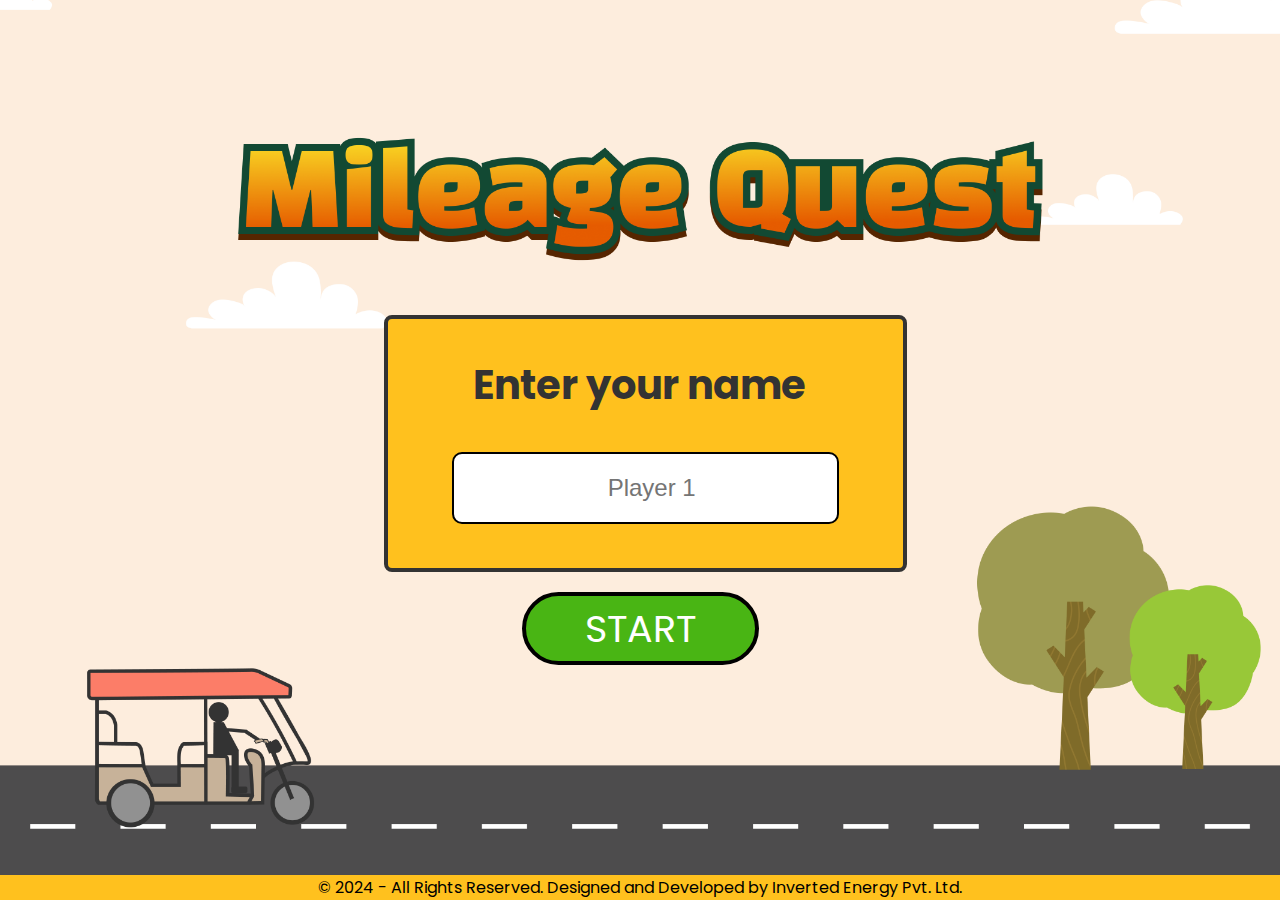
<file: index.html>
<!DOCTYPE html>
<html lang="en">
<head>
    <meta charset="UTF-8">
    <meta name="viewport" content="width=device-width, initial-scale=1.0">
    <link href="https://fonts.googleapis.com/css2?family=Poppins:wght@300;400;600&display=swap" rel="stylesheet">
    <title>Mileage Quest Login</title>
    <style>
        /* Global Styles */
        * {
            margin: 0;
            padding: 0;
            box-sizing: border-box;
        }

        body {
            font-family: 'Poppins', sans-serif;
            background: url('images/homebg.png') no-repeat center center fixed;
            background-size: cover;
            display: flex;
            justify-content: center;
            align-items: center;
            min-height: 100vh;
        }

        /* Container Styles */
        .container {
            text-align: center;
            /* background-color: #FFF5EB; */
            margin-top: 80px;
            border-radius: 16px;
            /* box-shadow: 0 4px 6px rgba(0, 0, 0, 0.1); */
            padding: 24px;
            width: 90%;
            max-width: 400px;
        }

        .container h1 {
            font-size: 2.2rem;
            font-weight: bold;
            margin-bottom: 20px;
            color: #333;
        }

        /* Input Styles */
        .input-container {
            background-color: #ffc11e;
            padding: 16px;
            border-radius: 8px;
            margin-bottom: 20px;
            width: 523px;
            height: 257px;
            margin-left: -80px;
            border: 4px solid #333;
        }

        .input-container label {
            font-size: 40px;
            font-weight: bold;
            color: #333;
            display: block;
            width: 411px;
            height: 57px;
            margin-bottom: 10px;
            margin-top: 20px;
            margin-left: 30px;
            /* text-align: center; */
        }

        .input-container input {
            width: 80%;
            margin-top: 30px;
            padding: 20px;
            border: 2px solid black;
            border-radius: 10px;
            font-size: 24px;
        }

        /* Button Styles */
        .start-button {
            background-color: #49b514;
            color: white;
            /* padding: 12px 24px; */
            font-size: 38px;
            font-family: 'poppins';
            border: 4px solid black;
            border-radius: 50px;
            cursor: pointer;
            transition: background-color 0.3s, transform 0.2s;
            width: 237px;
            height: 73px;
        }

        .start-button:hover {
            background-color: #45A049;
            transform: scale(1.05);
        }

        /* Footer Styles */
        .footer {
            position: absolute;
            bottom: 0;
            width: 100%;
            background-color: #ffc11e;
            color: black;
            text-align: center;
            /* padding: 5px 0; */
        }

        .footer img {
            max-width: 100px;
        }
    </style>
    <script>
        function redirectToIndex() {
            window.location.href = 'card.html';
        }
    </script>
</head>
<body>
    <div class="container">
        <div class="input-container">
            <label for="player-name">Enter your name</label>
            <input type="text" id="player-name" placeholder="                    Player 1">
        </div>
        <button class="start-button" onclick="redirectToIndex()">START</button>
    </div>
    <div class="footer">
        <p>© 2024 - All Rights Reserved.  Designed and Developed by Inverted Energy Pvt. Ltd.</p>
    </div>
</body>
</html>
</file>
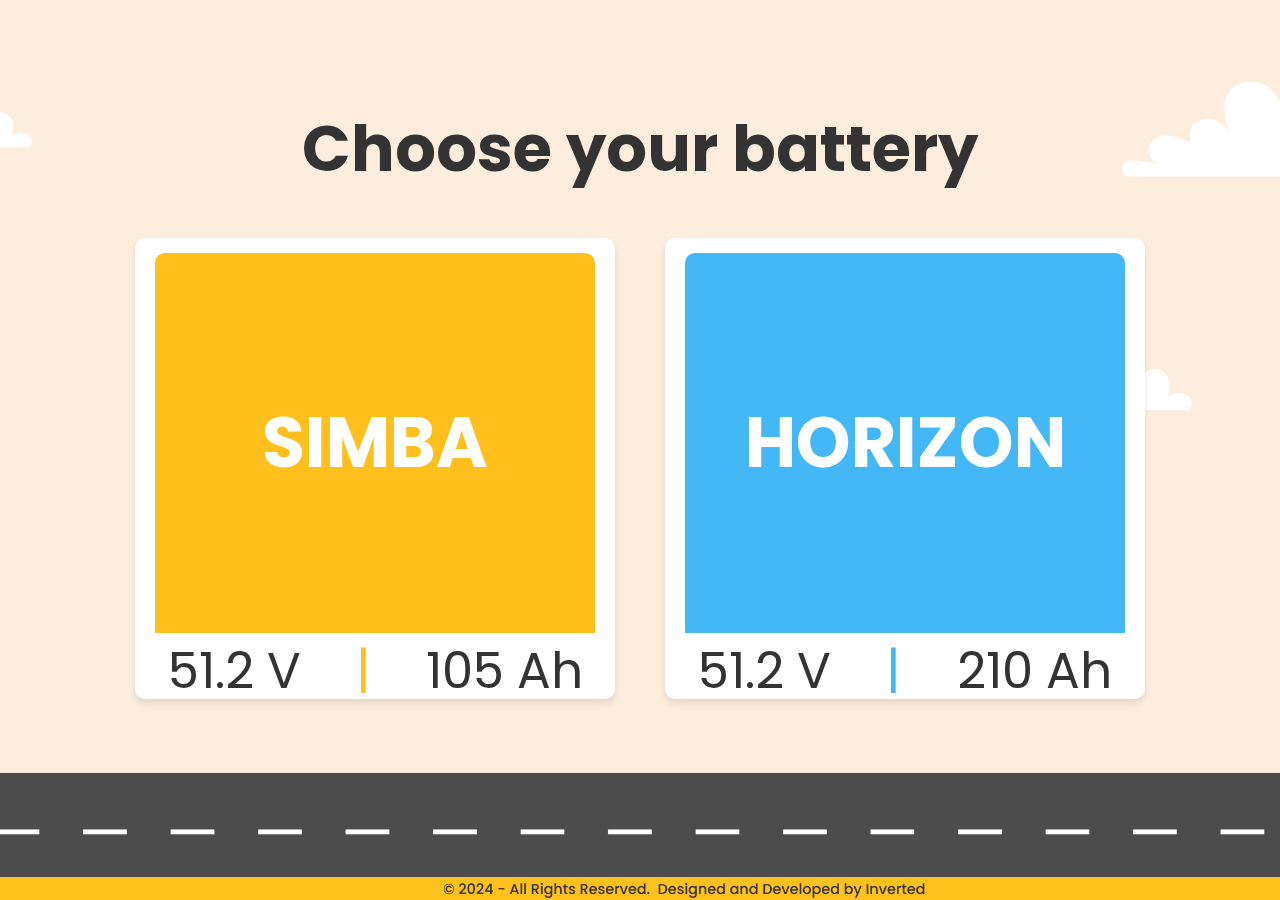
<file: card.html>
<!DOCTYPE html>
<html lang="en">
<head>
    <meta charset="UTF-8">
    <meta name="viewport" content="width=device-width, initial-scale=1.0">
    <link href="https://fonts.googleapis.com/css2?family=Poppins:wght@300;400;600&display=swap" rel="stylesheet">
    <title>Battery Selection with Hover</title>
    <style>
        /* General Reset */
        body {
            margin: 0;
            font-family: 'Poppins', sans-serif;
            background: url('images/cardbg.png') no-repeat center center fixed;
            background-size: cover;
            display: flex;
            justify-content: center;
            align-items: center;
            flex-direction: column;
            height: 100vh;
            color: #333;
        }

        /* Heading */
        h1 {
            margin-top: 0px;
            font-size: 4em;
        }

        /* Battery Cards Container */
        .battery-container {
            display: flex;
            justify-content: center;
            gap: 50px;
        }

        /* Individual Battery Card */
        .battery-card {
            width: 470px;
            height: 451px;
            background-color: white;
            border: 5px solid white;
            border-radius: 10px;
            text-align: center;
            overflow: hidden;
            box-shadow: 0 4px 6px rgba(0, 0, 0, 0.1);
            transition: transform 0.3s ease, box-shadow 0.1s ease, border-color 0.3s ease;
            cursor: pointer;
            margin-bottom: 100px;
        }

        /* Hover Effect */
        .battery-card:hover, .battery-card.clicked {
            transform: translateY(-10px);
            border-color: black;
            box-shadow: 0 8px 15px rgba(0, 0, 0, 0.2);
        }

        /* Battery Header */
        .battery-header {
            color: white;
            font-size: 70px;
            font-weight: bold;
            display: flex;
            justify-content: center;
            align-items: center;
            height: 60%;
            border-top-left-radius: 10px;
            border-top-right-radius: 10px;
            height: 380px;
            width: 440px;
            margin-left: 15px;
            margin-top: 10px;
        }

        .simba {
            background-color: #FFBF1C; /* Yellow for SIMBA */
        }

        .horizon {
            background-color: #44B8F6; /* Blue for HORIZON */
        }

        /* Battery Footer */
        .battery-footer {
            display: flex;
            justify-content: space-around;
            /* margin-top: 10px; */
            font-size: 50px;
            font-weight: Medium;
        }

        .separator {
            color: #FFBF1C; /* Yellow separator */
        }

        .separatorhorizon {
            color: #44B8F6;
        }

        .footer {
            position: absolute;
            bottom: 0;
            width: 80%;
            background-color: #333;
            color: white;
            text-align: center;
            /* padding: 0px 0; */
        }

    </style>
</head>
<body>
    <!-- Heading -->
    <h1>Choose your battery</h1>
    <!-- Battery Cards Container -->
    <div class="battery-container">
        <!-- SIMBA Card -->
        <div class="battery-card" onclick="handleClick(this, 'simba.html')">
            <div class="battery-header simba">SIMBA</div>
            <div class="battery-footer">
                <div>51.2 V</div>
                <div class="separator">|</div>
                <div>105 Ah</div>
            </div>
        </div>

        <!-- HORIZON Card -->
        <div class="battery-card" onclick="handleClick(this, 'horizon.html')">
            <div class="battery-header horizon">HORIZON</div>
            <div class="battery-footer">
                <div>51.2 V</div>
                <div class="separatorhorizon">|</div>
                <div>210 Ah</div>
            </div>
        </div>
    </div>

    <script>
        // Function to handle click, apply hover effect, and delay redirection
        function handleClick(card, page) {
            // Add the 'clicked' class for the hover effect
            card.classList.add('clicked');

            // Disable further clicks
            card.style.pointerEvents = "none";

            // Redirect after 5 seconds
            setTimeout(() => {
                window.location.href = page;
            }, 700);
        }
    </script>
</body>
</html>
</file>
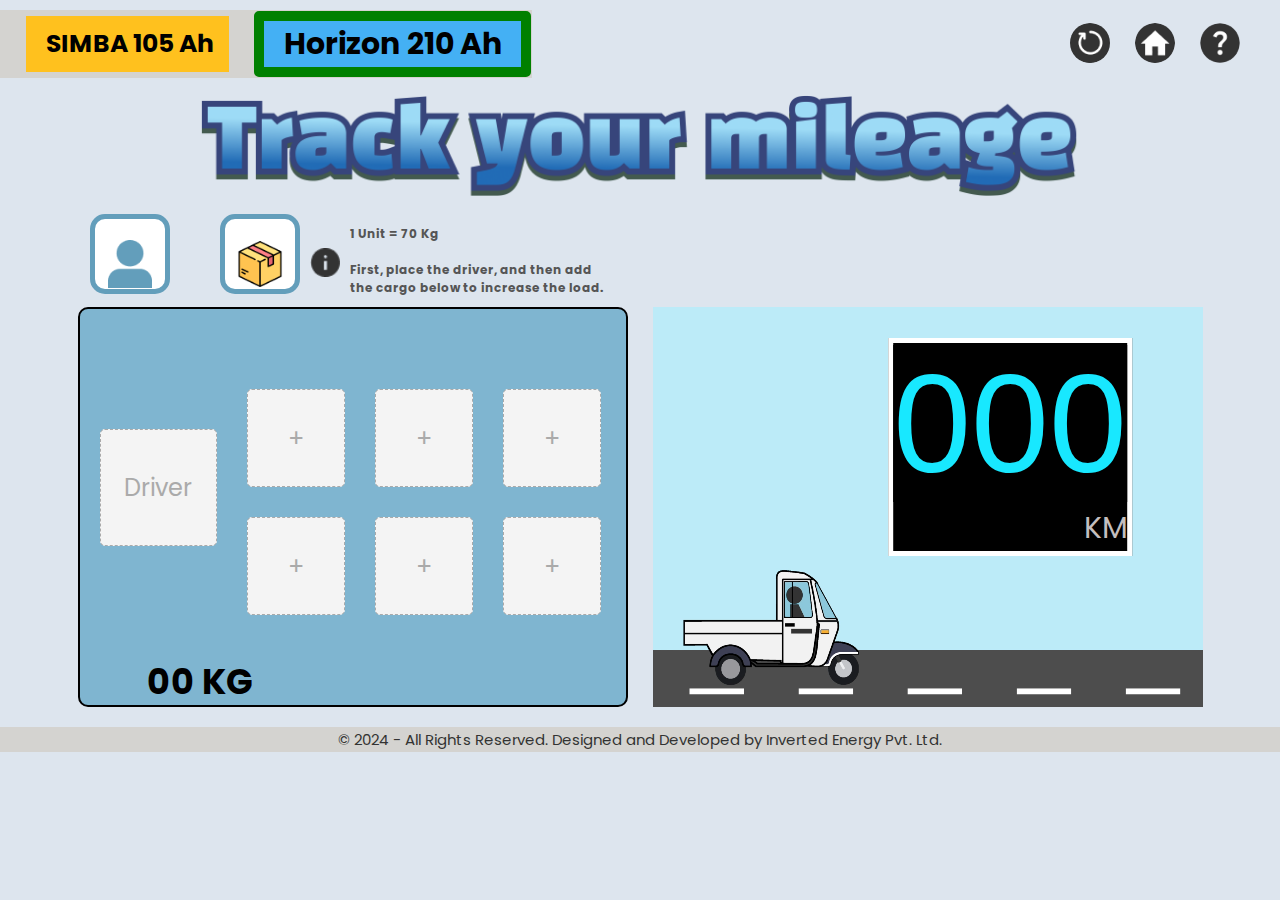
<file: horizon.html>
<!DOCTYPE html>
<html lang="en">
<head>
  <meta charset="UTF-8">
  <meta name="viewport" content="width=device-width, initial-scale=1.0">
  <link href="https://fonts.googleapis.com/css2?family=Poppins:wght@300;400;600&display=swap" rel="stylesheet">
  <link href="https://fonts.googleapis.com/css2?family=Orbitron:wght@400&display=swap" rel="stylesheet">  
  <link href="https://fonts.cdnfonts.com/css/digital-numbers" rel="stylesheet">
  <title>Horizon Mileage Checker</title>
  <link rel="stylesheet" href="horzion.css">
</head>
<body>
  <header class="header">
    <div class="battery-container">
        <div class="battery-option" data-battery="Simba 105 Ah" data-mileage="131" onclick="redirectToHorizon()">
            <span class="circle active"></span> SIMBA 105 Ah &nbsp;&nbsp;</div>
        <div class="battery-option horizon" data-battery="Horizon 210 Ah" data-mileage="256">
            <span class="circle"></span> Horizon 210 Ah &nbsp;&nbsp;</div>
    </div>
    <div id="overlay">
      <div id="overlay-content">
          <img src="images/overload.png" alt="Passenger Area Full">
          <button id="close-btn">Perfect!</button>
      </div>
  </div>
    <div class="header-icons">
          <button class="icon tooltip" title="Reset">
            <img src="images/restart.png" alt="Reset" class="icon-img"></button>  
          <button class="icon tooltip" title="Home">
            <img src="images/Home.png" alt="Home" class="icon-img"></button>  
          <button class="icon tooltip" title="Help">
            <img src="images/Help.png" alt="Help" class="icon-img"></button>      
    </div>
    <div id="help-modal" class="modal">
        <div class="modal-content">
            <span class="close-button">&times;</span>
            <h3>🎮 Game Help</h3>
            <p>Welcome to the Mileage Game! 🚗💨</p>
            <h5>How to Play:</h5>
            <ul>
                <li>Drag passengers into the vehicle area.</li>
                <li>Watch the mileage change based on the total weight.</li>
                <li>Use the Reset button to start over.</li>
            </ul>
            <p>Have fun and enjoy the game! 🎉</p>
        </div>
    </div>
  </header>

  <!-- Added image section -->
  <div class="image-section">
    <img src="images/Track_Mileage_Horizon_Title.png" alt="Your Image Description" class="your-image-class">
  </div>

  <main class="container">
      <div class="drag-area">
        <div class="passenger" draggable="true" data-weight="70">
            <img src="images/Vector1.png" alt="Passenger" class="passenger-image">
        </div>
        <div class="loadHR" draggable="true" data-weight="60">
            <img src="images/load.png" alt="loadHR" class="load-image">
        </div>
        <span class="info-icon" title="This is an information icon">
            <img src="images/info.png" alt="Information Icon" />
        </span>
        <p class="instruction">1 Unit = 70 Kg <br><br> First, place the driver, and then add <br> the cargo below to increase the load.</p>
        <!-- <div class="mileage-text">CHECK YOUR <br> MILEAGE</div> -->
    </div>
    <section class="interactive-area">
      <div class="passenger-area">
        <div class="driver">
            <div class="grid-cell" data-slot="1" draggable="true" id="driver-cell"> Driver </div>
            <div class="passenger-grid">
                <div class="grid-cell" data-slot="2"> + </div>
                <div class="grid-cell" data-slot="3"> + </div>
                <div class="grid-cell" data-slot="4"> + </div>
                <div class="grid-cell" data-slot="5"> + </div>
                <div class="grid-cell" data-slot="6"> + </div>
                <div class="grid-cell" data-slot="7"> + </div>
            </div>
        </div>      
        <div class="load"> <span id="load-value">60</span> KG</div>
    </div>     
    <div class="mileage-area">
      <div class="mileage-display">
        <video autoplay loop muted>
          <source src="images/horizon.mp4" type="video/mp4">
        </video>
        <div class="overlay-text">
            <div class="mileage-value">
                <span id="mileage-value">000</span>
                <span id="km-text">KM</span>
              </div>
        </div>
      </div>         
    </div>
    </section>
  </main>
  <script>
    function redirectToHorizon() {
        window.location.href = 'simba.html';
    }
    </script>
  <script src="horizon.js" defer></script>
</body>
<footer class="footer">
  <p>© 2024 - All Rights Reserved.  Designed and Developed by Inverted Energy Pvt. Ltd.</p>
</footer>
</html>
</file>
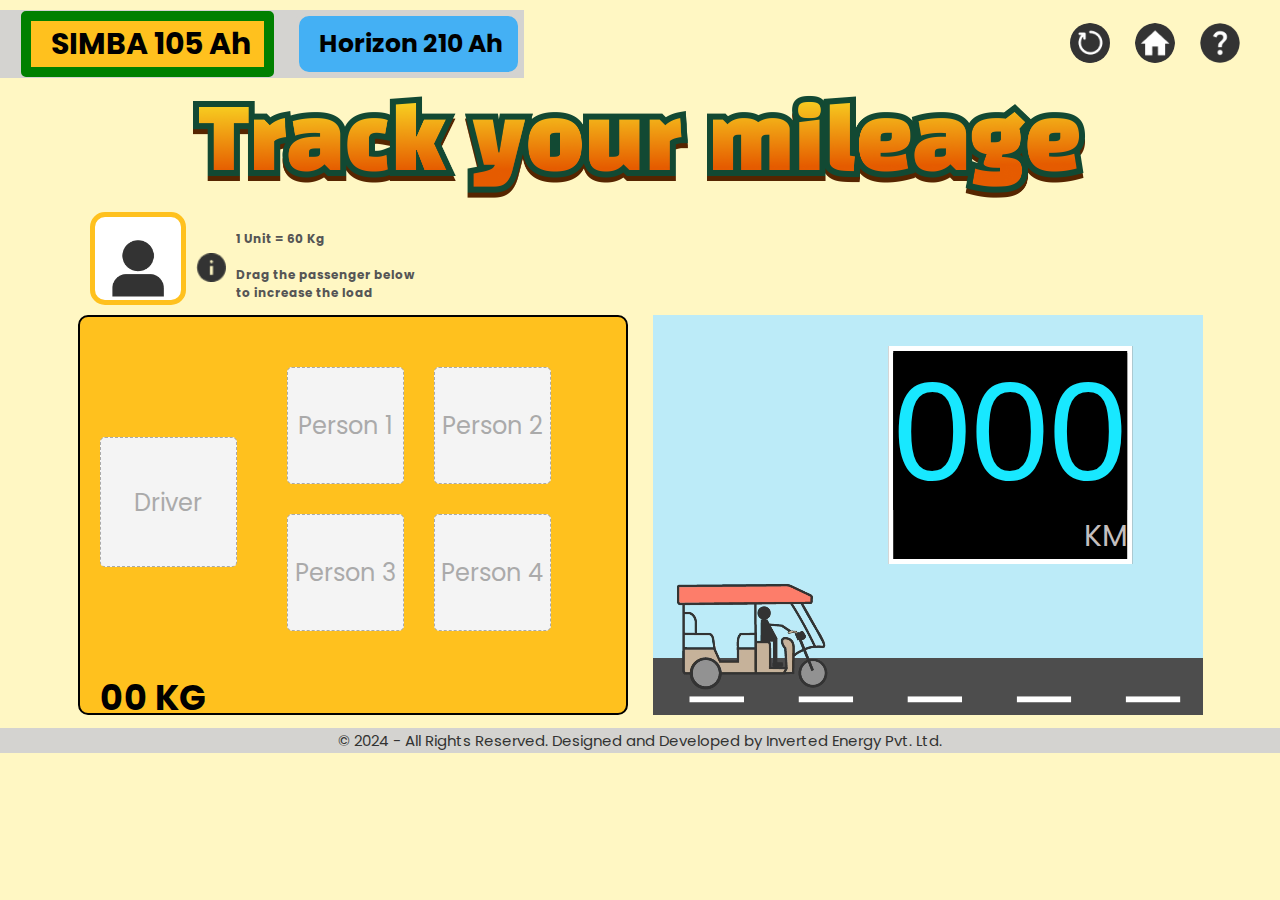
<file: simba.html>
<!DOCTYPE html>
<html lang="en">
<head>
  <meta charset="UTF-8">
  <meta name="viewport" content="width=device-width, initial-scale=1.0">
  <link href="https://fonts.googleapis.com/css2?family=Poppins:wght@300;400;600&display=swap" rel="stylesheet">
  <link href="https://fonts.googleapis.com/css2?family=Orbitron:wght@400&display=swap" rel="stylesheet">  
  <link href="https://fonts.cdnfonts.com/css/digital-numbers" rel="stylesheet">
  <title>Simba Mileage Checker</title>
  <link rel="stylesheet" href="styles.css">
</head>
<body>
  <header class="header">
    <div class="battery-container">
        <div class="battery-option" data-battery="Simba 105 Ah" data-mileage="131">
            <span class="circle active"></span> SIMBA 105 Ah&nbsp;&nbsp;</div>
        <div class="battery-option horizon" data-battery="Horizon 210 Ah" data-mileage="256" onclick="redirectToHorizon()">
            <span class="circle"></span> Horizon 210 Ah &nbsp;&nbsp;</div>
    </div>
    <div id="overlay">
      <div id="overlay-content">
          <img src="images/happysimba.png" alt="Passenger Area Full">
          <p>&nbsp;&nbsp;&nbsp;&nbsp;</p>
          <button id="close-btn">Let's Roar !</button>
      </div>
  </div>
    <div class="header-icons">
        <button class="icon tooltip" title="Reset">
          <img src="images/restart.png" alt="Reset" class="icon-img"></button> 
        <button class="icon tooltip" title="Home">
          <img src="images/Home.png" alt="Home" class="icon-img"></button>   
        <button class="icon tooltip" title="Help">
          <img src="images/Help.png" alt="Help" class="icon-img"></button>      
    </div>
    <div id="help-modal" class="modal">
        <div class="modal-content">
            <span class="close-button">&times;</span>
            <h3>🎮 Game Help</h3>
            <p>Welcome to the Mileage Game! 🚗💨</p>
            <h5>How to Play:</h5>
            <ul>
                <li>Drag passengers into the vehicle area.</li>
                <li>Watch the mileage change based on the total weight.</li>
                <li>Use the Reset button to start over.</li>
            </ul>
            <p>Have fun and enjoy the game! 🎉</p>
        </div>
    </div>
  </header>

  <!-- Added image section -->
  <div class="image-section">
    <img src="images/Track_Mileage_Simba_Title.png" alt="Your Image Description" class="your-image-class">
  </div>

  <main class="container">
      <div class="drag-area">
        <div class="passenger" draggable="true" data-weight="60">
            <img src="images/Vector.png" alt="Passenger" class="passenger-image">
        </div>
        <span class="info-icon" title="This is an information icon">
            <img src="images/info.png" alt="Information Icon" />
        </span>
        <p class="instruction">1 Unit = 60 Kg <br><br> Drag the passenger below <br> to increase the load</p>
        <!-- <div class="mileage-text">CHECK YOUR <br> MILEAGE</div> -->
    </div>
    <section class="interactive-area">
      <div class="passenger-area">
        <div class="driver">
            <div class="grid-cell" data-slot="1" draggable="true" id="driver-cell">Driver </div>
            <div class="passenger-grid">
                <div class="grid-cell" data-slot="2">Person 1</div>
                <div class="grid-cell" data-slot="3">Person 2</div>
                <div class="grid-cell" data-slot="4">Person 3</div>
                <div class="grid-cell" data-slot="5">Person 4</div>
            </div>
        </div>      
        <div class="load"> <span id="load-value">60</span> KG</div>
    </div>     
      <div class="mileage-area">
        <div class="mileage-display">
          <video autoplay loop muted>
            <source src="images/simba.mp4" type="video/mp4">
          </video>
          <div class="overlay-text">
              <div class="mileage-value">
                  <span id="mileage-value">000</span>
                  <span id="km-text">KM</span>
                </div>
          </div>
        </div>         
      </div>
    </section>
  </main>
  <script>
    function redirectToHorizon() {
        window.location.href = 'horizon.html';
    }
    </script>
  <script src="script.js" defer></script>
</body>
<footer class="footer">
  <p>© 2024 - All Rights Reserved.  Designed and Developed by Inverted Energy Pvt. Ltd.</p>
</footer>
</html>
</file>
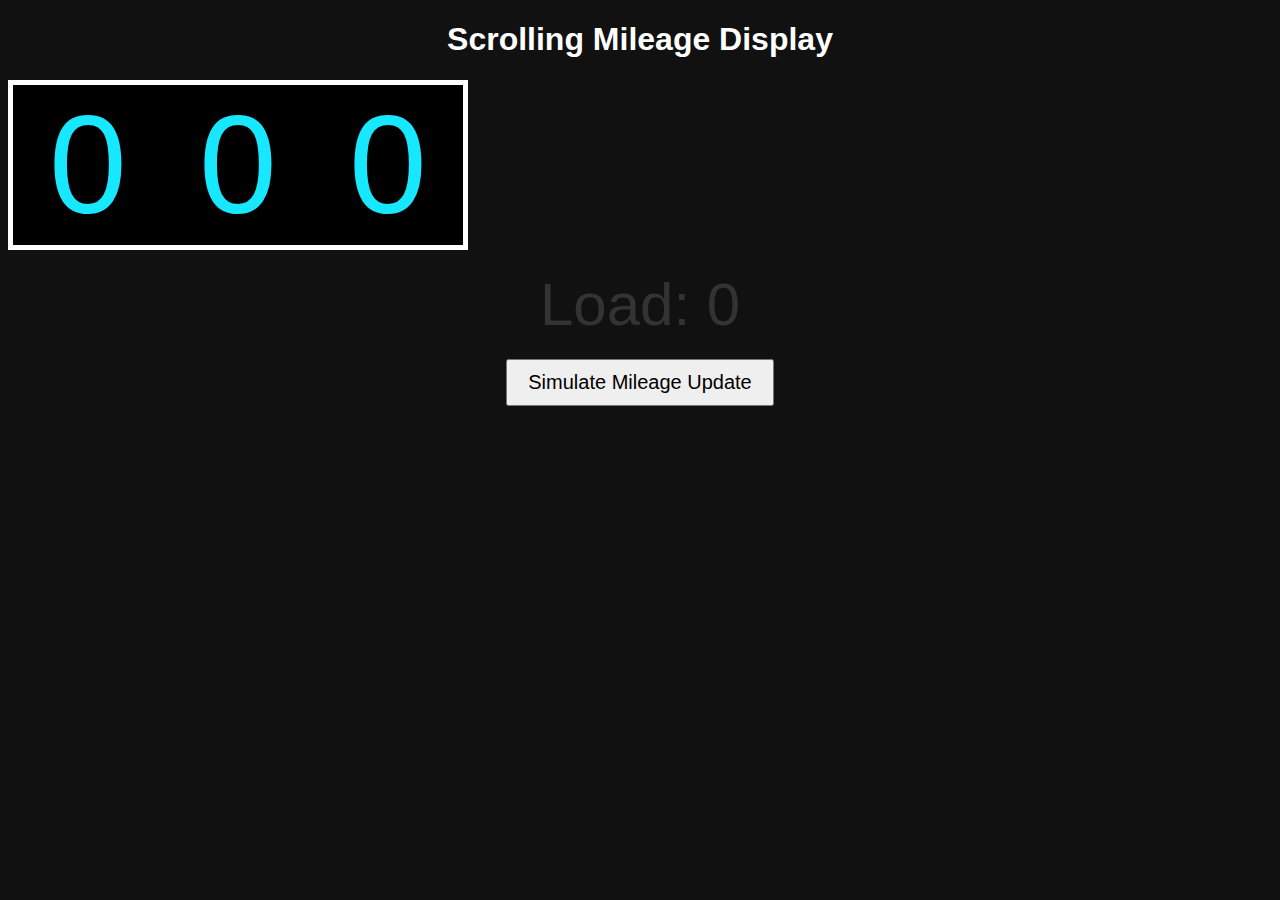
<file: test.html>
<!DOCTYPE html>
<html lang="en">
<head>
    <meta charset="UTF-8">
    <meta name="viewport" content="width=device-width, initial-scale=1.0">
    <title>Scrolling Mileage Display</title>
    <style>
        /* Container for mileage value */
        #mileage-value {
            font-family: 'Digital Numbers', sans-serif;
            border: 5px solid white;
            margin-top: 15px;
            margin-left: 0px;
            background: #000;
            color: #18e8ff;
            font-size: 140px;
            display: flex;
            overflow: hidden; /* Hide overflow for scrolling effect */
            height: 160px; /* Match height to font size */
            width: 450px;
            justify-content: space-between;
        }

        /* Individual digit container */
        .mileage-digit {
            flex: 1;
            position: relative;
            overflow: hidden;
        }

        /* Digit scrolling container */
        .mileage-digit-container {
            display: flex;
            flex-direction: column;
            position: relative;
            transition: transform 0.6s ease-in-out; /* Smooth scroll transition */
        }

        .mileage-digit-container div {
            height: 160px; /* Match font size height */
            display: flex;
            align-items: center;
            justify-content: center;
        }

        /* Load value display */
        #load-value {
            margin-top: 20px;
            font-size: 60px;
            color: #333;
        }

        button {
            margin-top: 20px;
            font-size: 20px;
            padding: 10px 20px;
            cursor: pointer;
        }

        body {
            background: #111;
            color: #fff;
            text-align: center;
            font-family: Arial, sans-serif;
        }
    </style>
</head>
<body>
    <h1>Scrolling Mileage Display</h1>

    <!-- Mileage Display -->
    <div id="mileage-value">
        <div class="mileage-digit" data-value="0">
            <div class="mileage-digit-container"></div>
        </div>
        <div class="mileage-digit" data-value="0">
            <div class="mileage-digit-container"></div>
        </div>
        <div class="mileage-digit" data-value="0">
            <div class="mileage-digit-container"></div>
        </div>
    </div>

    <!-- Load Value Display -->
    <div id="load-value">Load: 0</div>

    <!-- Buttons to Test -->
    <button onclick="simulateMileage()">Simulate Mileage Update</button>

    <script>
        let totalLoad = 0;
        const baseMileage = 150; // Base mileage value
        const loadValue = document.getElementById('load-value');

        function createDigitElements() {
            const digits = [];
            for (let i = 0; i < 10; i++) {
                digits.push(`<div>${i}</div>`); // Create divs for each digit
            }
            return digits.join('');
        }

        function updateMileageDisplay(value) {
            const mileageDigits = document.querySelectorAll('.mileage-digit');

            // Pad value to 3 digits (e.g., '009')
            const valueString = String(value).padStart(3, '0');

            mileageDigits.forEach((digitElement, index) => {
                const digitContainer = digitElement.querySelector('.mileage-digit-container');
                const newValue = valueString[index];

                // Populate container with digits if not already populated
                if (!digitContainer.hasChildNodes()) {
                    digitContainer.innerHTML = createDigitElements();
                }

                // Animate to the correct value by changing transform
                const position = parseInt(newValue) * -160; // 160px height for each digit
                digitContainer.style.transform = `translateY(${position}px)`;
            });
        }

        function simulateMileage() {
            // Simulate passenger load and update
            totalLoad = Math.floor(Math.random() * 50); // Random load value between 0 and 50
            const adjustedMileage = Math.max(baseMileage - totalLoad / 10, 95); // Adjust mileage
            updateMileageDisplay(Math.floor(adjustedMileage));
            loadValue.textContent = `Load: ${totalLoad}`; // Update load display
        }

        // Initialize display to 000
        updateMileageDisplay(0);
    </script>
</body>
</html>
</file>
<file: horzion.css>
/* General Reset */
* {
    margin: 0;
    padding: 0;
    box-sizing: border-box;
  }
  
  body {
    font-family: 'poppins',sans-serif;
    background-color: #DDE5EE;
    font-size: 35px;
  }
  
  .header {
    display: flex;
    justify-content: space-between;
    align-items: center;
    padding: 10px 0px;
    border-radius: 10px;
    /* margin-top: 10px; */
    margin-right: 40px;
  }
  
  .battery-container {
    display: flex;
    padding: 1px;
    background: #D4D3D0;
    border: 0px solid #000;
    /* border-radius: 8px; */
  }
  
  .battery-option.horizon {
    background-color: #44B0F4; /* Set the background color to green */
    color: black; /* Optional: Change text color to white for better contrast */
    border: 10px solid green;
    font-size: 30px;
}
  .battery-option.active {
    border: 10px solid green; /* Green border for the active battery option */
  }
  
  .battery-option {
    display: flex;
    align-items: center;
    /* gap: 4px; */
    cursor: pointer;
    font-size: 25px;
    font-family: 'poppins',sans-serif;
    margin-left: 20px;
    font-weight: bold;

    background: #FFC11E; /* Set a background color for the buttons */
    border: 5px solid #D4D3D0; /* Add a border to define the button edges */
    border-radius: 5px; /* Add rounded corners for button aesthetics */
    transition: transform 0.2s ease, box-shadow 0.2s ease; /* Smooth hover effect */
  }
  
  .battery-option:hover {
    transform: translateY(-3px); /* Lift the button on hover */
    box-shadow: 4px 4px 10px rgba(0, 0, 0, 0.3); /* Emphasize shadow on hover */
  }
  
  .modal {
    display: none; /* Hidden by default */
    position: fixed; /* Stay in place */
    z-index: 1; /* Sit on top */
    left: 0;
    top: 0;
    width: 100%; /* Full width */
    height: 100%; /* Full height */
    overflow: auto; /* Enable scroll if needed */
    background-color: rgba(0, 0, 0, 0.8); /* Dark background with opacity */
    animation: fadeIn 0.5s; /* Fade-in animation */
  }
  
  .modal-content {
    background-color: #fff;
    margin: 10% auto; /* Center the modal */
    padding: 50px;
    border-radius: 15px; /* Rounded corners */
    box-shadow: 0 8px 30px rgba(0, 0, 0, 0.5); /* Shadow for depth */
    width: 80%; /* Could be more or less, depending on screen size */
    max-width: 600px; /* Maximum width */
    animation: slideIn 0.5s; /* Slide-in animation */
    text-align: center; /* Center text */
  }
  
  .close-button {
    color: #FF8A19;
    float: right ; 
    font-size: 28px; 
    font-weight: bold; 
  }
  
  .close-button:hover,
  .close-button:focus {
    color: #FF3D00; 
    text-decoration: none; 
    cursor: pointer; 
  }
  
  .info-icon {
    display: inline-block;
    width: 30px; /* Adjust the size */
    height: 30px; /* Adjust the size */
    cursor: pointer;
    /* margin-top: 10px; */
    vertical-align: middle; /* Align the image with the text */
  }
  
  .info-icon img {
    width: 100%;
    height: 100%;
    object-fit: contain; /* Ensures the image is not stretched */
    /* gap: 20px; */
    margin-left: 10px;
    top: 10px;
  }
  
  
  h2 {
    color: #0c0c0c; /* Attractive header color */
    font-size: 2.5em; /* Larger font size for emphasis */
  }
  
  h5 {
    color: #333; /* Subheader color */
    font-size: 1.8em; /* Slightly larger subheader */
  }
  
  ul {
    margin-top: 10px; 
    padding-left: 20px; /* Indentation for list */
  }
  
  li {
    margin-bottom: 10px; /* Spacing between list items */
    font-size: 1.2em; /* Increased font size for readability */
  }
  
  /* Animations */
  @keyframes fadeIn {
    from { opacity: 0; }
    to { opacity: 1; }
  }
  
  @keyframes slideIn {
    from { transform: translateY(-50px); opacity: 0; }
    to { transform: translateY(0); opacity: 1; }
  }
  
  .circle {
    width: 20px;
    height: 20px;
    border-radius: 50%;
    /* border: 2px solid #000;
    background: #FFF; */
  }
  
  .circle {
    width: 20px;
    height: 20px;
    border-radius: 50%;
    /* background-color: #ffffff; */
    transition: all 0.3s ease;
  }
  
  /* .circle.active {
    background-color: #4caf50;
  } */
  
  .header-icons {
    display: flex;
    gap: 25px;
    height: 50px;
  }
  
  .icon {
    background: none; /* Remove default button styles */
    border: none;
    padding: 0;
    cursor: pointer;
  }
  
  .icon-img {
    width: 40px; /* Adjust size as needed */
    height: 40px; /* Ensure width and height are equal */
    border-radius: 50%; /* Makes the icon circular */
    object-fit: cover; /* Ensures the image fits well inside the circle */
    border: 0px solid #333333; /* Optional: Add a border around the circle */
  }
  
  .container {
    /* padding: 10px; */
    text-align: center;
  }
  
  .image-section {
    text-align: center;
    margin-top: 5px; /* Adjust based on your layout needs */
  }
  
  .your-image-class {
    max-width: 70%; /* Ensures the image doesn't overflow */
    height: auto; /* Keeps the aspect ratio */
  }
  
  
  .instruction {
    margin-left: 20px; /* Space between the info icon and instruction text */
    color: #555; /* Adjust color as needed */
    font-size: 12px; /* Adjust font size as needed */
    margin-top: 15px; /* Add space above the instruction text */
    margin-right: 310px;
    text-align: left;
    font-weight: bold;
  }
  
  .interactive-area {
    display: flex;
    /* margin-top: 5px; */
    gap: 25px;
    justify-content: center;
    flex-wrap: wrap;
    align-items: center;
  }
  
  .passenger-area {
    display: flex;
    flex-direction: column;
    align-items: left;
    border: 2px solid #000;
    border-radius: 10px;
    padding: 20px;
    width: 550px;
    height: 400px;
    background: #7FB5D0;
  }
  
  .passenger-grid {
    display: grid;
    grid-template-columns: repeat(3, 1fr);
    gap: 30px;
    margin-top: 60px;
    margin-left: 30px;
    width: 50%;
  }
  
  .grid-cell {
    height: 98px;
    width: 98px;
    display: flex;
    justify-content: center;
    align-items: center;
    background: #f4f4f4;
    border: 1px dashed #aaa;
    border-radius: 5px;
    font-size: 24px;
    color: #aaa;
    cursor: pointer;
    transition: background 0.3s;
  }
  
  .grid-cell.highlight {
    background: #c8e6c9;
    border-color: #4caf50;
    color: #000;
  }
  
  .drag-area {
    display: flex; /* Use flexbox to align items in a row */
    align-items: center; /* Center items vertically */
    margin-bottom: 10px;
  }
  
  
  .passenger {
    width: 80px; /* Adjust the size */
    height: 80px; /* Adjust the size */
    display: flex;
    justify-content: center;
    align-items: center;
    border: 5px solid #639EBB;
    background: #ffffff;
    margin-left: 90px;
    border-radius: 15px;
  }

  .loadHR {
    width: 80px; /* Adjust the size */
    height: 80px; /* Adjust the size */
    display: flex;
    justify-content: center;
    align-items: center;
    border: 5px solid #639EBB;
    background: #ffffff;
    margin-left: 50px;
    border-radius: 15px;
  }
  
  
  .passenger-image {
    width: 65%; /* Ensure the image fits the container */
    height: 69%; /* Ensure the image fits the container */
    object-fit: contain; /* Keeps the image's aspect ratio */
    /* margin-left: 0px; */
    margin-top: 20px;
  }

  .load-image {
    width: 65%; /* Ensure the image fits the container */
    height: 69%; /* Ensure the image fits the container */
    object-fit: contain; /* Keeps the image's aspect ratio */
    /* margin-left: 0px; */
    margin-top: 20px;
  }
  
  .passenger:active {
    cursor: grabbing;
  }
  
  .loadHR:active {
    cursor: grabbing;
  }
  .mileage-area {
    text-align: center;
  }
  
  @import url('https://fonts.googleapis.com/css2?family=Digital+7&family=Poppins:wght@400&display=swap');
  
  .mileage-display {
    position: relative; /* Set position to relative */
    display: flex;
    align-items: baseline;
    justify-content: center; /* Center the content horizontally */
    width: 550px;
    height: 400px;
    overflow: hidden; /* Hide overflow */
  }

  .overlay-text {
    position: absolute; /* Position it absolutely within the video box */
    top: 35%; /* Center it vertically */
    left: 65%; /* Center it horizontally */
    transform: translate(-50%, -50%); /* Adjust for the element's own size */
    color: white; /* Change text color to white */
    font-size: 24px; /* Adjust font size as needed */
    text-align: right; /* Center the text */
    z-index: 2; /* Ensure it appears above the video */
    border: 5px solid white;
    background-color: black;
    /* width: 73%; */
  }

  .mileage-display video {
    position: absolute; /* Position video absolutely */
    top: 0;
    left: 0;
    width: 100%; /* Make video cover the entire area */
    height: 100%; /* Make video cover the entire area */
    object-fit: cover; /* Cover the area without stretching */
    z-index: 0; /* Send video to the back */
  }
  
  #mileage-value {
    font-family: 'Digital Numbers', sans-serif;
    border: 0px solid white;
    margin-top: 10px;
    margin-left: 0px;
    background: #000;
    color: #18e8ff;
    font-size: 140px; /* Adjust size for a larger display */
    width: 384px;
    height: 207px;
  }
  
  .driver{
    display: inline-flex;
    align-items: normal;
    /* margin-top: 70px; */
    /* padding: 5px; */
  
  }
  
  #km-text {
    font-family: 'Poppins', sans-serif;
    font-size: 30px; /* Adjust size for a smaller display */
    margin-left: 10px; /* Add spacing between numbers and text */
    height: 100px;
    margin-top: 0px;
    color: #C3BEBE; /* Set color as per your requirement */
    border: 0px solid black;
  }
  
  #driver-cell {
    height: 117px; /* Match the height of passenger grid cells */
    width: 117px;  /* Match the width of passenger grid cells */
    margin-top: 100px;
    /* display: inline-block; */
  }
  
  .load {
    margin-top: 40px;
    font-weight: bold;
    width: 200px;
    /* margin-left: 0px; */
    margin-right: 50px;
  }
  
  .footer {
    background-color: #D4D3D0; /* Change this to your desired color */
    color: #333; /* Text color */
    text-align: center;
    padding: 1px 0;
    position: relative;
    bottom: 0px;
    top: 20px;
    width: 100%;
    /* margin-top: 10px; */
    font-size: 15px;
  }
  
  .mileage-text {
    font-size: 40px; /* Adjust the font size as needed */
    font-weight: bold; /* Make the text bold */
    color: #090101; /* Change the text color */
    margin-top: 20px; /* Add some space above the text */
    margin-bottom: 15px; /* Add space below the mileage text */
    text-align: center; /* Center the text */
    border: 6px solid black; /* Add a border around the text */
    border-radius: 90px;
    width: 400px;
    background: #FFC11E;
  }

  #overlay {
    position: fixed; /* Stay on top of everything */
    top: 0;
    left: 0;
    width: 100%;
    height: 100%;
    background-color: rgba(0, 0, 0, 0.7); /* Semi-transparent black background */
    display: none; /* Hidden by default */
    justify-content: center; /* Center the content */
    align-items: center; /* Center the content */
    z-index: 1000; /* Make sure it’s on top */
  }
  
  /* Styling for the image and text inside the overlay */
  #overlay-content {
    position: relative; /* Set position to relative to position children absolutely */
    text-align: center;
    color: white; /* White text color */
}
  
  #overlay-content img {
    width: 600px;
    height: 400px;
    max-width: 80%; /* Make it responsive */
    border: 0px solid white;
    border-radius: 10px;
  }
  
  #close-btn {
    position: absolute; /* Position it absolutely within the overlay content */
    top: 310px; /* Adjust as needed */
    right: 215px; /* Adjust as needed */
    font-size: 25px;
    padding: 10px 50px;
    background-color: #44B0F4;
    color: black;
    border: 2px solid black;
    border-radius: 5px;
    cursor: pointer;
    z-index: 10; /* Ensure it appears above the image */
}
  
#close-btn:hover {
  background-color: darkred;
}
</file>
<file: styles.css>
/* General Reset */
* {
  margin: 0;
  padding: 0;
  box-sizing: border-box;
}

body {
  font-family: 'poppins',sans-serif;
  background-color: #FFF7C3;
  font-size: 35px;
}

.header {
  display: flex;
  justify-content: space-between;
  align-items: center;
  padding: 10px 0px;
  border-radius: 10px;
  /* margin-top: 5px; */
  margin-right: 40px;
}

.battery-container {
  display: flex;
  padding: 1px;
  background: #D4D3D0;
  border: 0px solid #000;
  /* border-radius: 8px; */
}

.battery-option.active {
  border: 10px solid green; /* Green border for the active battery option */
}

.battery-option.horizon {
  background-color: #44B0F4; /* Set the background color to green */
  color: black; /* Optional: Change text color to white for better contrast */
  border: 5px solid #D4D3D0;
  font-size: 25px;
  border-radius: 15px;
}

.battery-option {
  display: flex;
  align-items: center;
  /* gap: 4px; */
  cursor: pointer;
  font-size: 30px;
  font-family: 'poppins',sans-serif;
  margin-left: 20px;
  font-weight: bold;
  /* margin-right: 10px; */
  background: #FFC11E; /* Set a background color for the buttons */
  border: 10px solid green; /* Add a border to define the button edges */
  border-radius: 5px; /* Add rounded corners for button aesthetics */
  transition: transform 0.2s ease, box-shadow 0.2s ease; /* Smooth hover effect */
}

.battery-option:hover {
  transform: translateY(-3px); /* Lift the button on hover */
  box-shadow: 4px 4px 10px rgba(0, 0, 0, 0.3); /* Emphasize shadow on hover */
}

.modal {
  display: none; /* Hidden by default */
  position: fixed; /* Stay in place */
  z-index: 1; /* Sit on top */
  left: 0;
  top: 0;
  width: 100%; /* Full width */
  height: 100%; /* Full height */
  overflow: auto; /* Enable scroll if needed */
  background-color: rgba(0, 0, 0, 0.8); /* Dark background with opacity */
  animation: fadeIn 0.5s; /* Fade-in animation */
}

.modal-content {
  background-color: #fff;
  margin: 10% auto; /* Center the modal */
  padding: 50px;
  border-radius: 15px; /* Rounded corners */
  box-shadow: 0 8px 30px rgba(0, 0, 0, 0.5); /* Shadow for depth */
  width: 80%; /* Could be more or less, depending on screen size */
  max-width: 600px; /* Maximum width */
  animation: slideIn 0.5s; /* Slide-in animation */
  text-align: center; /* Center text */
}

.close-button {
  color: #FF8A19;
  float: right ; 
  font-size: 28px; 
  font-weight: bold; 
}

.close-button:hover,
.close-button:focus {
  color: #FF3D00; 
  text-decoration: none; 
  cursor: pointer; 
}

.info-icon {
  display: inline-block;
  width: 30px; /* Adjust the size */
  height: 30px; /* Adjust the size */
  cursor: pointer;
  vertical-align: middle; /* Align the image with the text */
}

.info-icon img {
  width: 100%;
  height: 100%;
  object-fit: contain; /* Ensures the image is not stretched */
  /* gap: 20px; */
  margin-left: 10px;
}


h2 {
  color: #0c0c0c; /* Attractive header color */
  font-size: 2.5em; /* Larger font size for emphasis */
}

h5 {
  color: #333; /* Subheader color */
  font-size: 1.8em; /* Slightly larger subheader */
}

ul {
  margin-top: 10px; 
  padding-left: 20px; /* Indentation for list */
}

li {
  margin-bottom: 10px; /* Spacing between list items */
  font-size: 1.2em; /* Increased font size for readability */
}

/* Animations */
@keyframes fadeIn {
  from { opacity: 0; }
  to { opacity: 1; }
}

@keyframes slideIn {
  from { transform: translateY(-50px); opacity: 0; }
  to { transform: translateY(0); opacity: 1; }
}

.circle {
  width: 20px;
  height: 20px;
  border-radius: 50%;
  /* border: 2px solid #000;
  background: #FFF; */
}

.circle {
  width: 20px;
  height: 20px;
  border-radius: 50%;
  /* background-color: #ffffff; */
  transition: all 0.3s ease;
}

/* .circle.active {
  background-color: #4caf50;
} */

.header-icons {
  display: flex;
  gap: 25px;
  height: 50px;
}

.icon {
  background: none; /* Remove default button styles */
  border: none;
  padding: 0;
  cursor: pointer;
}

.icon-img {
  width: 40px; /* Adjust size as needed */
  height: 40px; /* Ensure width and height are equal */
  border-radius: 50%; /* Makes the icon circular */
  object-fit: cover; /* Ensures the image fits well inside the circle */
  border: 0px solid #333333; /* Optional: Add a border around the circle */
}

.container {
  /* padding: 1px; */
  text-align: center;
}

.image-section {
  text-align: center;
  margin-top: 5px; /* Adjust based on your layout needs */
}

.your-image-class {
  max-width: 70%; /* Ensures the image doesn't overflow */
  height: auto; /* Keeps the aspect ratio */
}


.instruction {
  margin-left: 20px; /* Space between the info icon and instruction text */
  color: #555; /* Adjust color as needed */
  font-size: 12px; /* Adjust font size as needed */
  margin-top: 15px; /* Add space above the instruction text */
  margin-right: 310px;
  text-align: left;
  font-weight: bold;
}

.interactive-area {
  display: flex;
  /* margin-top: 5px; */
  gap: 25px;
  justify-content: center;
  flex-wrap: wrap;
  align-items: center;
}

.passenger-area {
  display: flex;
  flex-direction: column;
  align-items: left;
  border: 2px solid #000;
  border-radius: 10px;
  padding: 20px;
  width: 550px;
  height: 400px;
  background: #FFC11E;
}

.passenger-grid {
  display: grid;
  grid-template-columns: repeat(2, 1fr);
  gap: 30px;
  margin-top: 30px;
  margin-left: 50px;
  width: 50%;
}

.grid-cell {
  height: 117px;
  width: 117px;
  display: flex;
  justify-content: center;
  align-items: center;
  background: #f4f4f4;
  border: 1px dashed #aaa;
  border-radius: 5px;
  font-size: 24px;
  color: #aaa;
  cursor: pointer;
  transition: background 0.3s;
}

.grid-cell.highlight {
  background: #c8e6c9;
  border-color: #4caf50;
  color: #000;
}

.drag-area {
  display: flex; /* Use flexbox to align items in a row */
  align-items: center; /* Center items vertically */
  margin-bottom: 10px;
}

.passenger {
  width: 96px; /* Adjust the size */
  height: 93px; /* Adjust the size */
  display: flex;
  justify-content: center;
  align-items: center;
  border: 5px solid #FFC11E;
  background: #ffffff;
  margin-left: 90px;
  border-radius: 15px;
}

.passenger-image {
  width: 65%; /* Ensure the image fits the container */
  height: 69%; /* Ensure the image fits the container */
  object-fit: contain; /* Keeps the image's aspect ratio */
  /* margin-left: 0px; */
  margin-top: 20px;
}

.passenger:active {
  cursor: grabbing;
}

.mileage-area {
  text-align: center;
}

@import url('https://fonts.googleapis.com/css2?family=Digital+7&family=Poppins:wght@400&display=swap');

.mileage-display {
  position: relative; /* Set position to relative */
  display: flex;
  align-items: baseline;
  justify-content: center; /* Center the content horizontally */
  width: 550px;
  height: 400px;
  overflow: hidden; /* Hide overflow */
}

.overlay-text {
  position: absolute; /* Position it absolutely within the video box */
  top: 35%; /* Center it vertically */
  left: 65%; /* Center it horizontally */
  transform: translate(-50%, -50%); /* Adjust for the element's own size */
  color: white; /* Change text color to white */
  font-size: 24px; /* Adjust font size as needed */
  text-align: right; /* Center the text */
  z-index: 2; /* Ensure it appears above the video */
  border: 5px solid white;
  background-color: black;
}

.mileage-display video {
  position: absolute; /* Position video absolutely */
  top: 0;
  left: 0;
  width: 100%; /* Make video cover the entire area */
  height: 100%; /* Make video cover the entire area */
  object-fit: cover; /* Cover the area without stretching */
  z-index: 0; /* Send video to the back */
}

#mileage-value {
  font-family: 'Digital Numbers', sans-serif;
  border: 0px solid white;
  margin-top: 10px;
  margin-left: 0px;
  background: #000;
  color: #18e8ff;
  font-size: 140px; /* Adjust size for a larger display */
  width: 384px;
  height: 207px;
}

.driver{
  display: inline-flex;
  align-items: normal;
  /* margin-top: 70px; */
  /* padding: 5px; */

}

#km-text {
  font-family: 'Poppins', sans-serif;
  font-size: 30px; /* Adjust size for a smaller display */
  margin-left: 10px; /* Add spacing between numbers and text */
  height: 100px;
  margin-top: 0px;
  color: #C3BEBE; /* Set color as per your requirement */
  border: 0px solid black;
}

#driver-cell {
  height: 130px; /* Match the height of passenger grid cells */
  width: 137px;  /* Match the width of passenger grid cells */
  margin-top: 100px;
  /* display: inline-block; */
}

.load {
  margin-top: 40px;
  font-weight: bold;
  text-align: left;
  width: 200px;
  /* margin-left: 0px; */
  margin-right: 50px;
}

.footer {
  background-color: #D4D3D0; /* Change this to your desired color */
  color: #333; /* Text color */
  text-align: center;
  padding: 1px 0;
  position: relative;
  bottom: 0px;
  width: 100%;
  top: 13px;
  /* margin-top: 1px; */
  font-size: 15px;
}

.mileage-text {
  font-size: 40px; /* Adjust the font size as needed */
  font-weight: bold; /* Make the text bold */
  color: #090101; /* Change the text color */
  margin-top: 20px; /* Add some space above the text */
  margin-bottom: 15px; /* Add space below the mileage text */
  text-align: center; /* Center the text */
  border: 6px solid black; /* Add a border around the text */
  border-radius: 90px;
  width: 400px;
  background: #FFC11E;
}

#overlay {
  position: fixed; /* Stay on top of everything */
  top: 0;
  left: 0;
  width: 100%;
  height: 100%;
  background-color: rgba(0, 0, 0, 0.7); /* Semi-transparent black background */
  display: none; /* Hidden by default */
  justify-content: center; /* Center the content */
  align-items: center; /* Center the content */
  z-index: 1000; /* Make sure it’s on top */
}

/* Styling for the image and text inside the overlay */
#overlay-content {
  position: relative; /* Set position to relative to position children absolutely */
  text-align: center;
  color: white; /* White text color */
}

#overlay-content img {
  width: 600px;
  height: 400px;
  max-width: 80%; /* Make it responsive */
  border: 0px solid white;
  border-radius: 10px;
}

#close-btn {
  position: absolute; /* Position it absolutely within the overlay content */
  top: 310px; /* Adjust as needed */
  right: 190px; /* Adjust as needed */
  font-size: 25px;
  padding: 10px 50px;
  background-color: #FFC11E;
  color: black;
  border: 2px solid black;
  border-radius: 5px;
  cursor: pointer;
  z-index: 10; /* Ensure it appears above the image */
}

#close-btn:hover {
  background-color: darkred;
}
</file>
